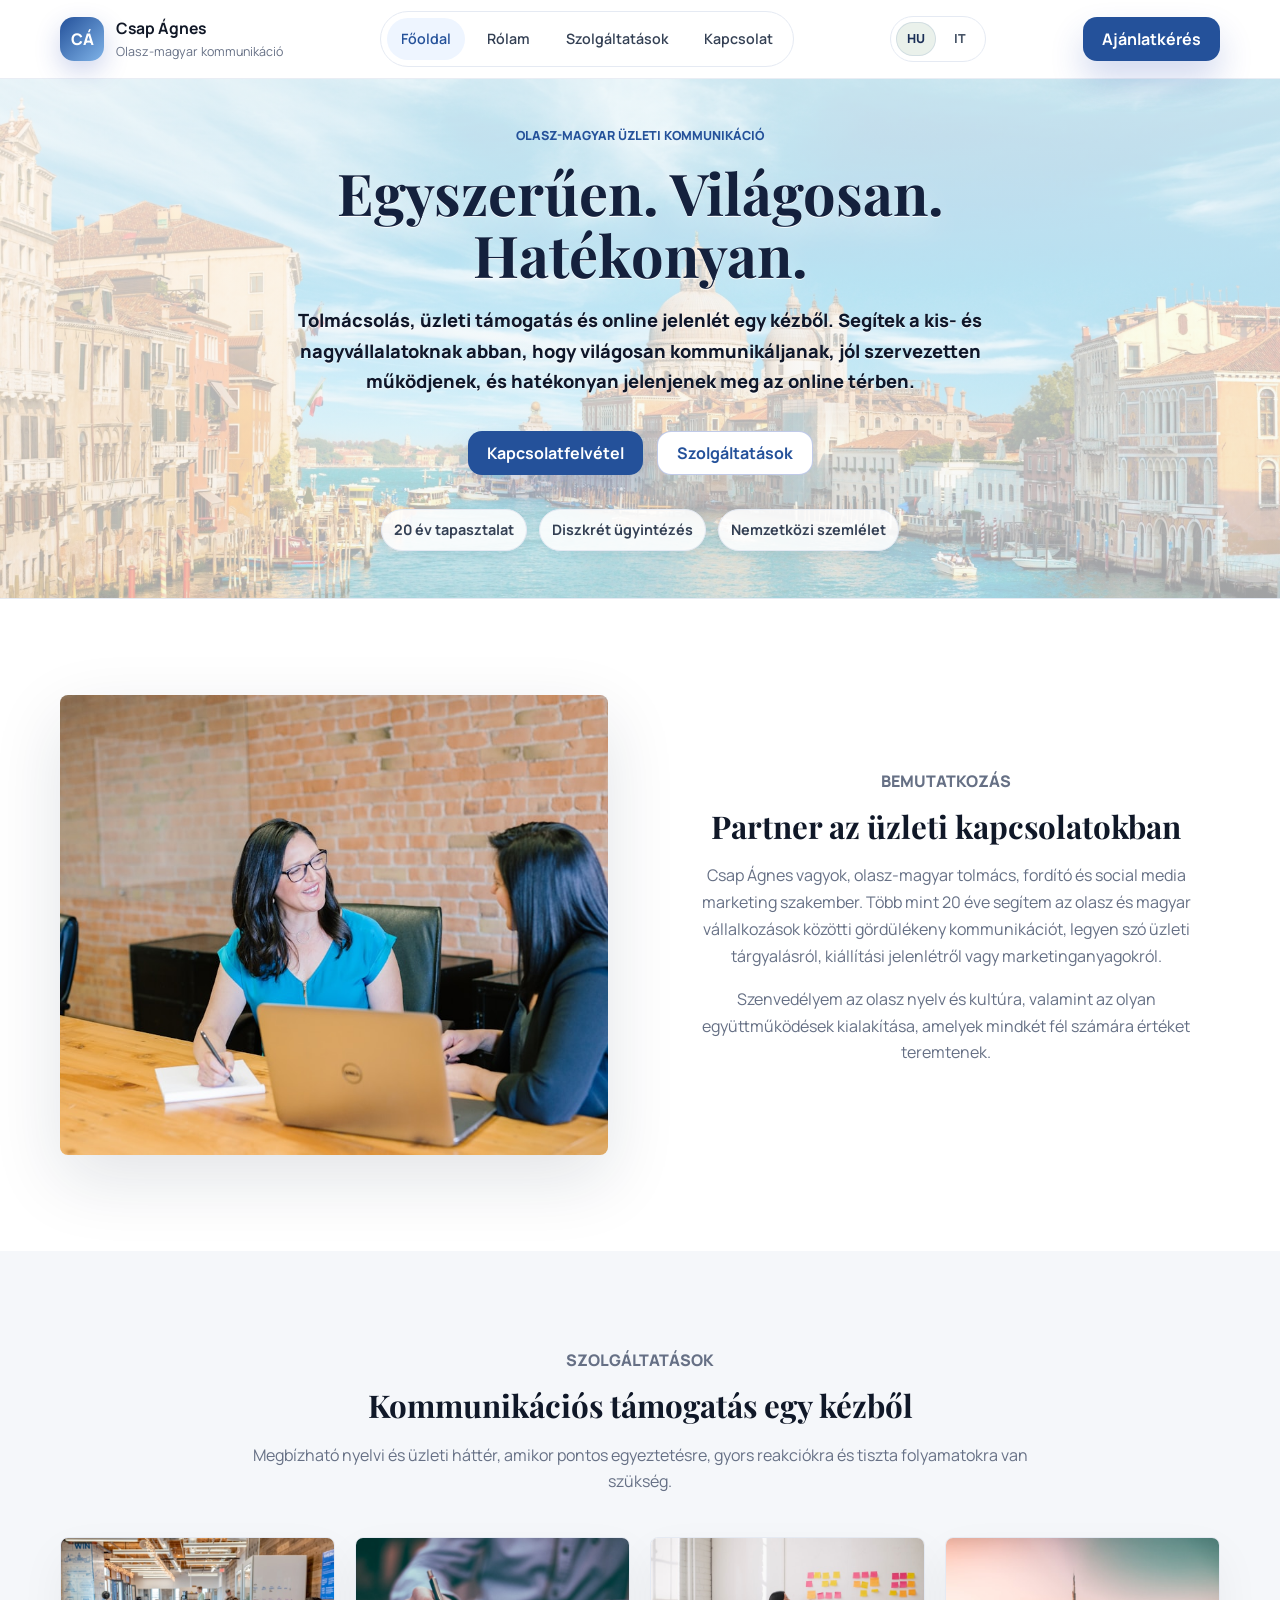
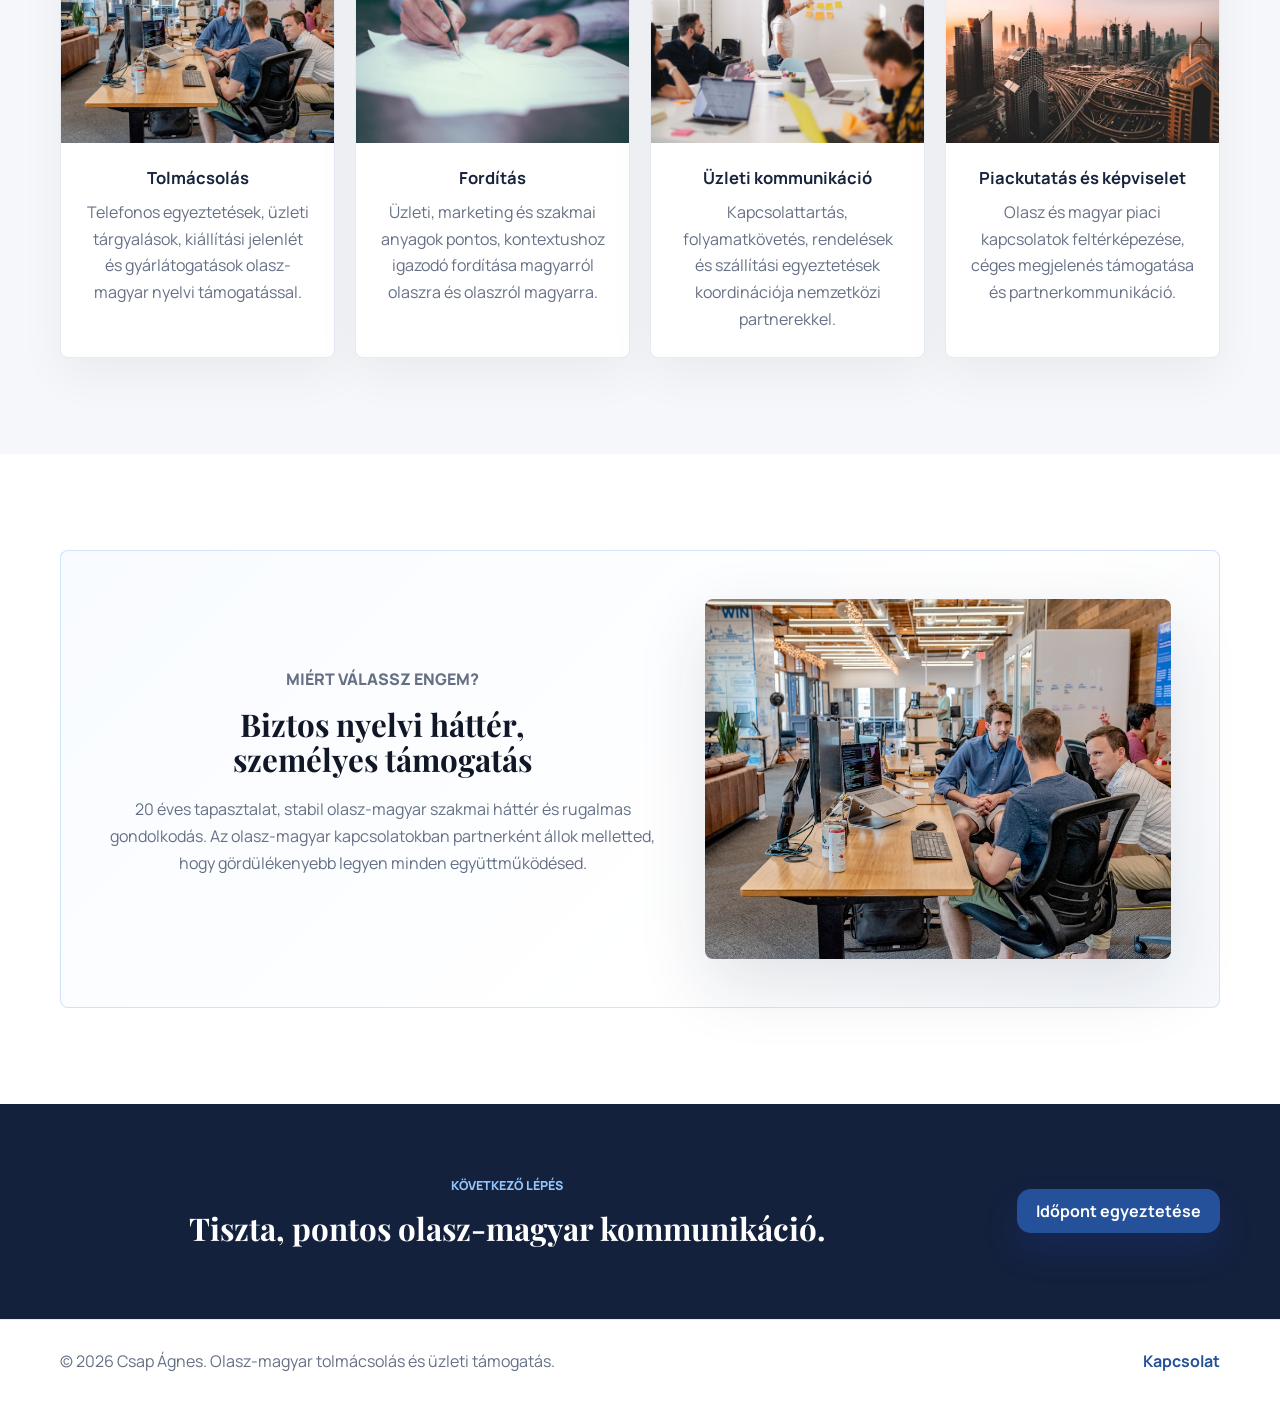
<file: index.html>
<!DOCTYPE html>
<html lang="hu">
<head>
    <meta charset="UTF-8">
    <meta name="viewport" content="width=device-width, initial-scale=1.0">
    <meta name="description" content="Olasz-magyar tolmácsolás, fordítás és üzleti kommunikációs támogatás vállalatoknak.">
    <title>Csap Ágnes | Olasz-magyar tolmács és üzleti támogatás</title>
    <link rel="canonical" href="index.html">
    <meta property="og:type" content="website">
    <meta property="og:title" content="Csap Ágnes | Olasz-magyar tolmács és üzleti támogatás">
    <meta property="og:description" content="Olasz-magyar tolmácsolás, fordítás és üzleti kommunikációs támogatás vállalatoknak.">
    <meta property="og:image" content="images/Csapagnes-900x1200-enhanced.webp">
    <meta name="twitter:card" content="summary_large_image">
    <link rel="preconnect" href="https://fonts.googleapis.com">
    <link rel="preconnect" href="https://fonts.gstatic.com" crossorigin>
    <link href="https://fonts.googleapis.com/css2?family=Manrope:wght@400;500;600;700;800&family=Playfair+Display:wght@600;700&display=swap" rel="stylesheet">
    <link rel="stylesheet" href="css/style.css">
</head>
<body>
<header class="site-header">
    <nav class="navbar container" aria-label="Fő navigáció">
        <a class="brand" href="index.html" aria-label="Csap Ágnes főoldal">
            <span class="brand-mark">CÁ</span>
            <span>
                    <strong>Csap Ágnes</strong>
                    <small>Olasz-magyar kommunikáció</small>
                </span>
        </a>
        <div class="nav-links">
            <a class="active" href="index.html">Főoldal</a>
            <a href="rolam.html">Rólam</a>
            <a href="szolgaltatasok.html">Szolgáltatások</a>
            <a href="kapcsolat.html">Kapcsolat</a>
        </div>
        <div class="language-switcher" aria-label="Nyelvválasztás">
            <button type="button" class="active" data-lang="hu" aria-pressed="true">HU</button>
            <button type="button" data-lang="it" aria-pressed="false">IT</button>
        </div>
        <a class="nav-cta" href="kapcsolat.html">Ajánlatkérés</a>
    </nav>
</header>

<main>
    <section class="page-hero home-hero section">
        <div class="container home-hero-content">
            <p class="eyebrow">Olasz-magyar üzleti kommunikáció</p>
            <h1>Egyszerűen. Világosan. Hatékonyan.</h1>
            <p class="lead">Tolmácsolás, üzleti támogatás és online jelenlét egy kézből. Segítek a kis- és nagyvállalatoknak abban, hogy világosan kommunikáljanak, jól szervezetten működjenek, és hatékonyan jelenjenek meg az online térben.</p>
            <div class="hero-actions">
                <a class="btn btn-primary" href="kapcsolat.html">Kapcsolatfelvétel</a>
                <a class="btn btn-secondary" href="szolgaltatasok.html">Szolgáltatások</a>
            </div>
            <div class="trust-row" aria-label="Fő értékek">
                <span>20 év tapasztalat</span>
                <span>Diszkrét ügyintézés</span>
                <span>Nemzetközi szemlélet</span>
            </div>
        </div>
    </section>

    <section class="section intro-section">
        <div class="container split visual-split">
            <div class="feature-image">
                <img src="images/business-meeting.jpg" alt="Nemzetközi üzleti megbeszélés" loading="lazy" decoding="async" width="1000" height="667">
            </div>
            <div class="rich-text">
                <p class="eyebrow">Bemutatkozás</p>
                <h2>Partner az üzleti kapcsolatokban</h2>
                <p>Csap Ágnes vagyok, olasz-magyar tolmács, fordító és social media marketing szakember. Több mint 20 éve segítem az olasz és magyar vállalkozások közötti gördülékeny kommunikációt, legyen szó üzleti tárgyalásról, kiállítási jelenlétről vagy marketinganyagokról.</p>
                <p>Szenvedélyem az olasz nyelv és kultúra, valamint az olyan együttműködések kialakítása, amelyek mindkét fél számára értéket teremtenek.</p>
            </div>
        </div>
    </section>

    <section class="section services-section">
        <div class="container">
            <div class="section-heading">
                <p class="eyebrow">Szolgáltatások</p>
                <h2>Kommunikációs támogatás egy kézből</h2>
                <p>Megbízható nyelvi és üzleti háttér, amikor pontos egyeztetésre, gyors reakciókra és tiszta folyamatokra van szükség.</p>
            </div>
            <div class="service-grid image-service-grid">
                <article class="service-card">
                    <img src="images/business-negotiation.jpg" alt="Üzleti tárgyalás" loading="lazy" decoding="async" width="700" height="525">
                    <h3>Tolmácsolás</h3>
                    <p>Telefonos egyeztetések, üzleti tárgyalások, kiállítási jelenlét és gyárlátogatások olasz-magyar nyelvi támogatással.</p>
                </article>
                <article class="service-card">
                    <img src="images/business-documents.jpg" alt="Dokumentumok fordításhoz" loading="lazy" decoding="async" width="700" height="525">
                    <h3>Fordítás</h3>
                    <p>Üzleti, marketing és szakmai anyagok pontos, kontextushoz igazodó fordítása magyarról olaszra és olaszról magyarra.</p>
                </article>
                <article class="service-card">
                    <img src="images/business-communication.jpg" alt="Nemzetközi üzleti kommunikáció" loading="lazy" decoding="async" width="700" height="525">
                    <h3>Üzleti kommunikáció</h3>
                    <p>Kapcsolattartás, folyamatkövetés, rendelések és szállítási egyeztetések koordinációja nemzetközi partnerekkel.</p>
                </article>
                <article class="service-card">
                    <img src="images/business-representation.jpg" alt="Nemzetközi üzleti képviselet" loading="lazy" decoding="async" width="700" height="525">
                    <h3>Piackutatás és képviselet</h3>
                    <p>Olasz és magyar piaci kapcsolatok feltérképezése, céges megjelenés támogatása és partnerkommunikáció.</p>
                </article>
            </div>
        </div>
    </section>

    <section class="section why-section">
        <div class="container why-panel visual-panel">
            <div>
                <p class="eyebrow">Miért válassz engem?</p>
                <h2>Biztos nyelvi háttér, személyes támogatás</h2>
                <p>20 éves tapasztalat, stabil olasz-magyar szakmai háttér és rugalmas gondolkodás. Az olasz-magyar kapcsolatokban partnerként állok melletted, hogy gördülékenyebb legyen minden együttműködésed.</p>
            </div>
            <img src="images/business-collaboration.jpg" alt="Nemzetközi üzleti egyeztetés olasz-magyar együttműködéshez" loading="lazy" decoding="async" width="900" height="600">
        </div>
    </section>

    <section class="cta-section">
        <div class="container cta-inner">
            <div>
                <p class="eyebrow">Következő lépés</p>
                <h2>Tiszta, pontos olasz-magyar kommunikáció.</h2>
            </div>
            <a class="btn btn-primary" href="kapcsolat.html">Időpont egyeztetése</a>
        </div>
    </section>
</main>

<footer class="site-footer">
    <div class="container footer-inner">
        <p>© 2026 Csap Ágnes. Olasz-magyar tolmácsolás és üzleti támogatás.</p>
        <a href="kapcsolat.html">Kapcsolat</a>
    </div>
</footer>
<script src="js/site.js"></script>
</body>
</html>
</file>
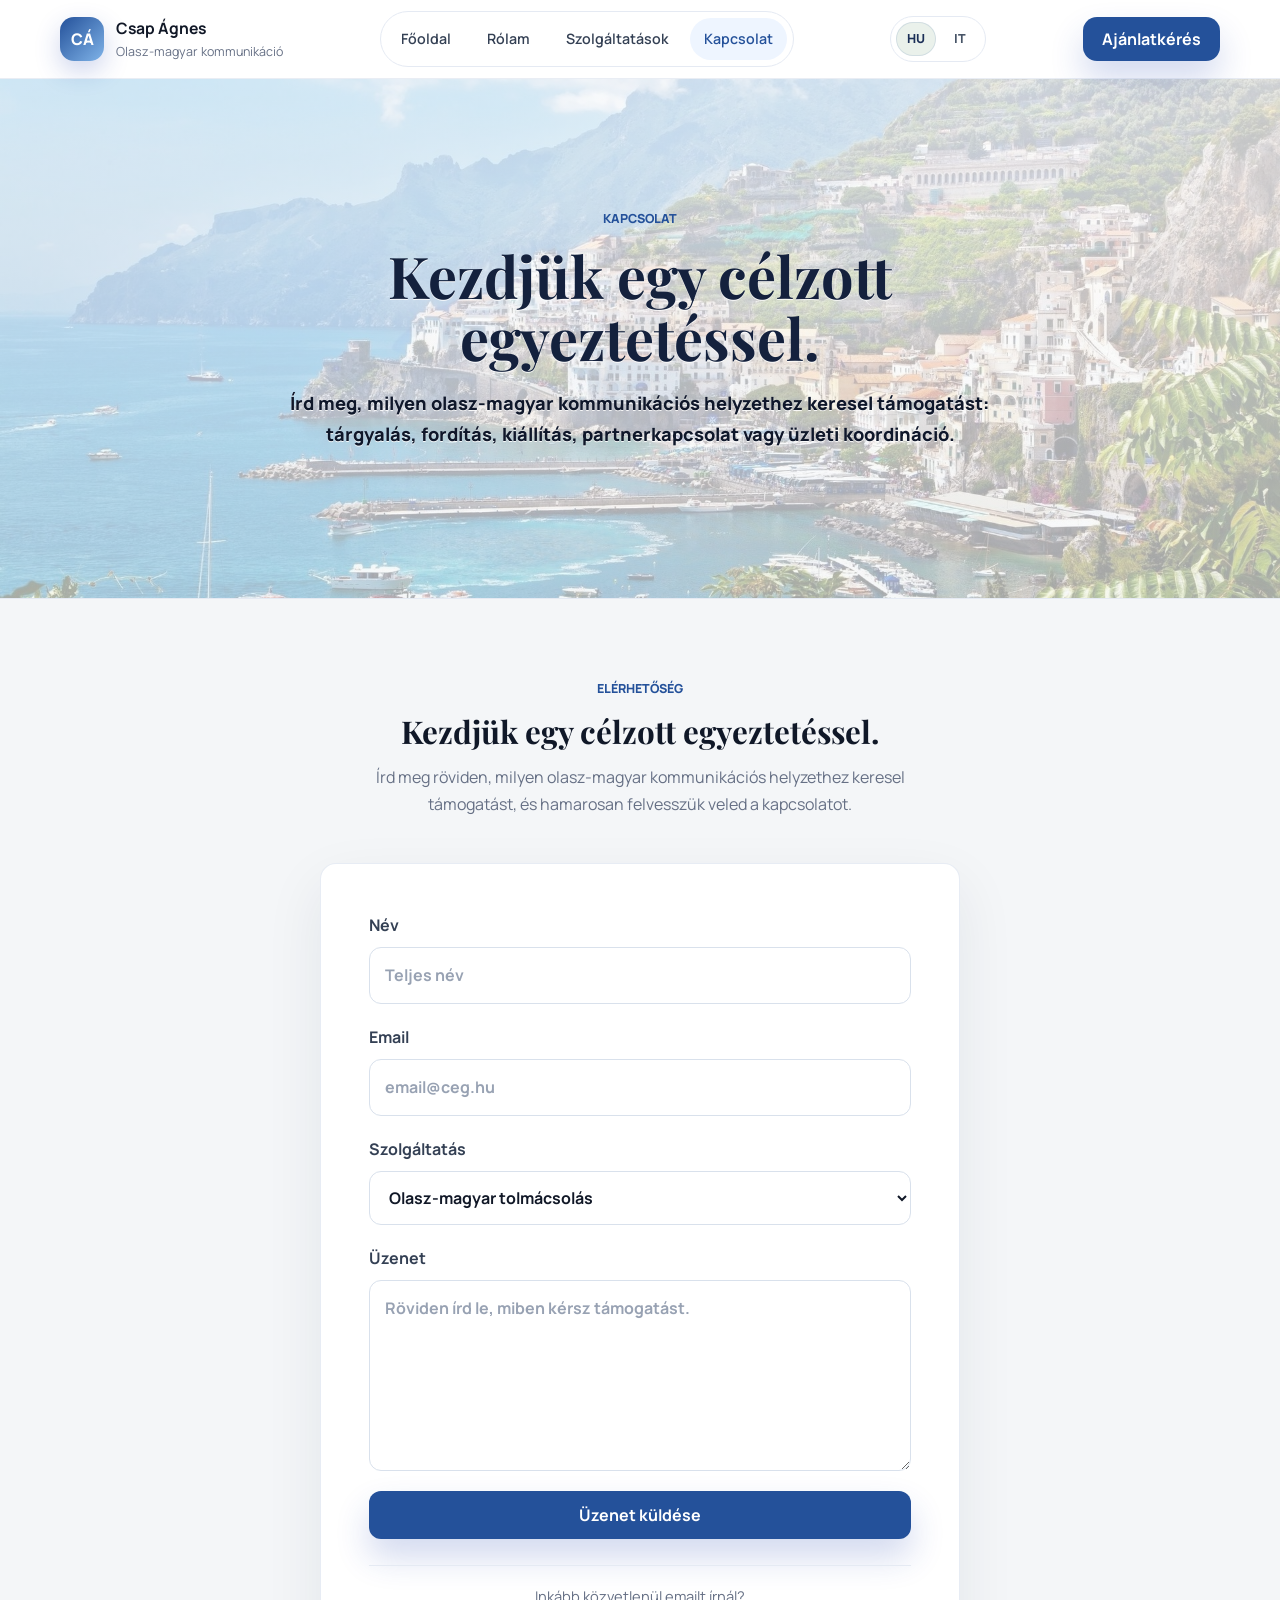
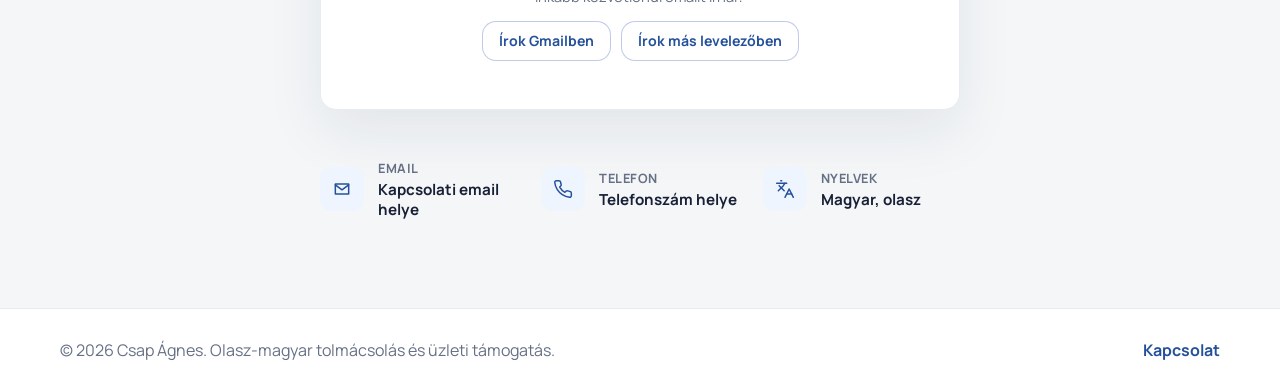
<file: kapcsolat.html>
<!DOCTYPE html>
<html lang="hu">
<head>
    <meta charset="UTF-8">
    <meta name="viewport" content="width=device-width, initial-scale=1.0">
    <meta name="description" content="Kapcsolatfelvétel olasz-magyar tolmácsolás, fordítás és üzleti kommunikációs támogatás ügyében.">
    <title>Kapcsolat | Csap Ágnes</title>
    <link rel="canonical" href="kapcsolat.html">
    <meta property="og:type" content="website">
    <meta property="og:title" content="Kapcsolat | Csap Ágnes">
    <meta property="og:description" content="Kapcsolatfelvétel olasz-magyar tolmácsolás, fordítás és üzleti kommunikációs támogatás ügyében.">
    <meta property="og:image" content="images/Csapagnes-900x1200-enhanced.webp">
    <meta name="twitter:card" content="summary_large_image">
    <link rel="preconnect" href="https://fonts.googleapis.com">
    <link rel="preconnect" href="https://fonts.gstatic.com" crossorigin>
    <link href="https://fonts.googleapis.com/css2?family=Manrope:wght@400;500;600;700;800&family=Playfair+Display:wght@600;700&display=swap" rel="stylesheet">
    <link rel="stylesheet" href="css/style.css">
</head>
<body>
<header class="site-header">
    <nav class="navbar container" aria-label="Fő navigáció">
        <a class="brand" href="index.html" aria-label="Csap Ágnes főoldal">
            <span class="brand-mark">CÁ</span>
            <span>
                    <strong>Csap Ágnes</strong>
                    <small>Olasz-magyar kommunikáció</small>
                </span>
        </a>
        <div class="nav-links">
            <a href="index.html">Főoldal</a>
            <a href="rolam.html">Rólam</a>
            <a href="szolgaltatasok.html">Szolgáltatások</a>
            <a class="active" href="kapcsolat.html">Kapcsolat</a>
        </div>
        <div class="language-switcher" aria-label="Nyelvválasztás">
            <button type="button" class="active" data-lang="hu" aria-pressed="true">HU</button>
            <button type="button" data-lang="it" aria-pressed="false">IT</button>
        </div>
        <a class="nav-cta" href="kapcsolat.html">Ajánlatkérés</a>
    </nav>
</header>

<main>
    <section class="page-hero contact-hero section">
        <div class="container contact-hero-content">
            <p class="eyebrow">Kapcsolat</p>
            <h1>Kezdjük egy célzott egyeztetéssel.</h1>
            <p class="lead">Írd meg, milyen olasz-magyar kommunikációs helyzethez keresel támogatást: tárgyalás, fordítás, kiállítás, partnerkapcsolat vagy üzleti koordináció.</p>
        </div>
    </section>

    <section class="contact-section">
        <div class="container">
            <div class="contact-section-header">
                <p class="eyebrow">Elérhetőség</p>
                <h2>Kezdjük egy célzott egyeztetéssel.</h2>
                <p>Írd meg röviden, milyen olasz-magyar kommunikációs helyzethez keresel támogatást, és hamarosan felvesszük veled a kapcsolatot.</p>
            </div>

            <div class="contact-centered-wrapper">
                <form class="contact-card contact-form" action="https://formspree.io/f/mgojekoa" method="post">
                    <input type="hidden" name="_subject" value="Új üzenet az Csap Ágnes weboldalról">
                    <label>Név<input type="text" name="name" placeholder="Teljes név" required></label>
                    <label>Email<input type="email" name="email" placeholder="email@ceg.hu" required></label>
                    <label>Szolgáltatás<select name="service"><option>Olasz-magyar tolmácsolás</option><option>Fordítás</option><option>Üzleti kapcsolattartás</option><option>Cégképviselet vagy piackutatás</option></select></label>
                    <label>Üzenet<textarea name="message" rows="6" placeholder="Röviden írd le, miben kérsz támogatást." required></textarea></label>
                    <button class="btn btn-primary" type="submit">Üzenet küldése</button>
                    <div class="form-alt-contact">
                        <span>Inkább közvetlenül emailt írnál?</span>
                        <div class="form-alt-buttons">
                            <a class="btn btn-secondary btn-small" href="https://mail.google.com/mail/?view=cm&fs=1&to=meszarosbalintpeter@gmail.com&su=Ajánlatkérés%20a%20weboldalról" target="_blank" rel="noopener">Írok Gmailben</a>
                            <a class="btn btn-secondary btn-small" href="mailto:meszarosbalintpeter@gmail.com?subject=Ajánlatkérés a weboldalról">Írok más levelezőben</a>
                        </div>
                    </div>
                </form>

                <div class="contact-horizontal-info">
                    <div class="contact-info-inline-item">
                        <span class="contact-inline-icon" aria-hidden="true">
                            <svg viewBox="0 0 24 24" focusable="false"><path d="M4 6h16v12H4z"></path><path d="m4 7 8 6 8-6"></path></svg>
                        </span>
                        <div class="contact-inline-text">
                            <span>Email</span>
                            <strong>Kapcsolati email helye</strong>
                        </div>
                    </div>
                    <div class="contact-info-inline-item">
                        <span class="contact-inline-icon" aria-hidden="true">
                            <svg viewBox="0 0 24 24" focusable="false"><path d="M22 16.92v3a2 2 0 0 1-2.18 2 19.8 19.8 0 0 1-8.63-3.07 19.5 19.5 0 0 1-6-6A19.8 19.8 0 0 1 2.12 4.18 2 2 0 0 1 4.11 2h3a2 2 0 0 1 2 1.72c.12.9.33 1.77.63 2.61a2 2 0 0 1-.45 2.11L8.03 9.7a16 16 0 0 0 6.27 6.27l1.26-1.26a2 2 0 0 1 2.11-.45c.84.3 1.71.51 2.61.63A2 2 0 0 1 22 16.92z"></path></svg>
                        </span>
                        <div class="contact-inline-text">
                            <span>Telefon</span>
                            <strong>Telefonszám helye</strong>
                        </div>
                    </div>
                    <div class="contact-info-inline-item">
                        <span class="contact-inline-icon" aria-hidden="true">
                            <svg viewBox="0 0 24 24" focusable="false"><path d="m5 8 6 6"></path><path d="m4 14 6-6 2-3"></path><path d="M2 5h12"></path><path d="M7 2h1"></path><path d="m22 22-5-10-5 10"></path><path d="M14 18h6"></path></svg>
                        </span>
                        <div class="contact-inline-text">
                            <span>Nyelvek</span>
                            <strong>Magyar, olasz</strong>
                        </div>
                    </div>
                </div>
            </div>
        </div>
    </section>
</main>

<footer class="site-footer">
    <div class="container footer-inner">
        <p>© 2026 Csap Ágnes. Olasz-magyar tolmácsolás és üzleti támogatás.</p>
        <a href="kapcsolat.html">Kapcsolat</a>
    </div>
</footer>

<script src="js/site.js"></script>
<script>
    const contactForm = document.querySelector('.contact-form');
    if (contactForm) {
        contactForm.addEventListener('submit', async function (event) {
            event.preventDefault();
            const submitButton = contactForm.querySelector('button[type="submit"]');
            const originalLabel = submitButton.textContent;
            let feedback = contactForm.querySelector('.form-feedback');
            if (!feedback) {
                feedback = document.createElement('p');
                feedback.className = 'form-feedback';
                contactForm.appendChild(feedback);
            }

            submitButton.disabled = true;
            submitButton.textContent = 'Küldés...';
            feedback.textContent = '';
            feedback.className = 'form-feedback';

            try {
                const response = await fetch(contactForm.action, {
                    method: 'POST',
                    body: new FormData(contactForm),
                    headers: { Accept: 'application/json' }
                });

                if (response.ok) {
                    contactForm.reset();
                    feedback.textContent = 'Köszönjük az üzenetet! Hamarosan válaszolunk.';
                    feedback.className = 'form-feedback form-feedback-success';
                } else {
                    feedback.textContent = 'Hiba történt a küldés során. Kérjük, próbáld újra, vagy írj emailt közvetlenül.';
                    feedback.className = 'form-feedback form-feedback-error';
                }
            } catch (error) {
                feedback.textContent = 'Hiba történt a küldés során. Kérjük, próbáld újra, vagy írj emailt közvetlenül.';
                feedback.className = 'form-feedback form-feedback-error';
            } finally {
                submitButton.disabled = false;
                submitButton.textContent = originalLabel;
            }
        });
    }
</script>
</body>
</html>
</file>
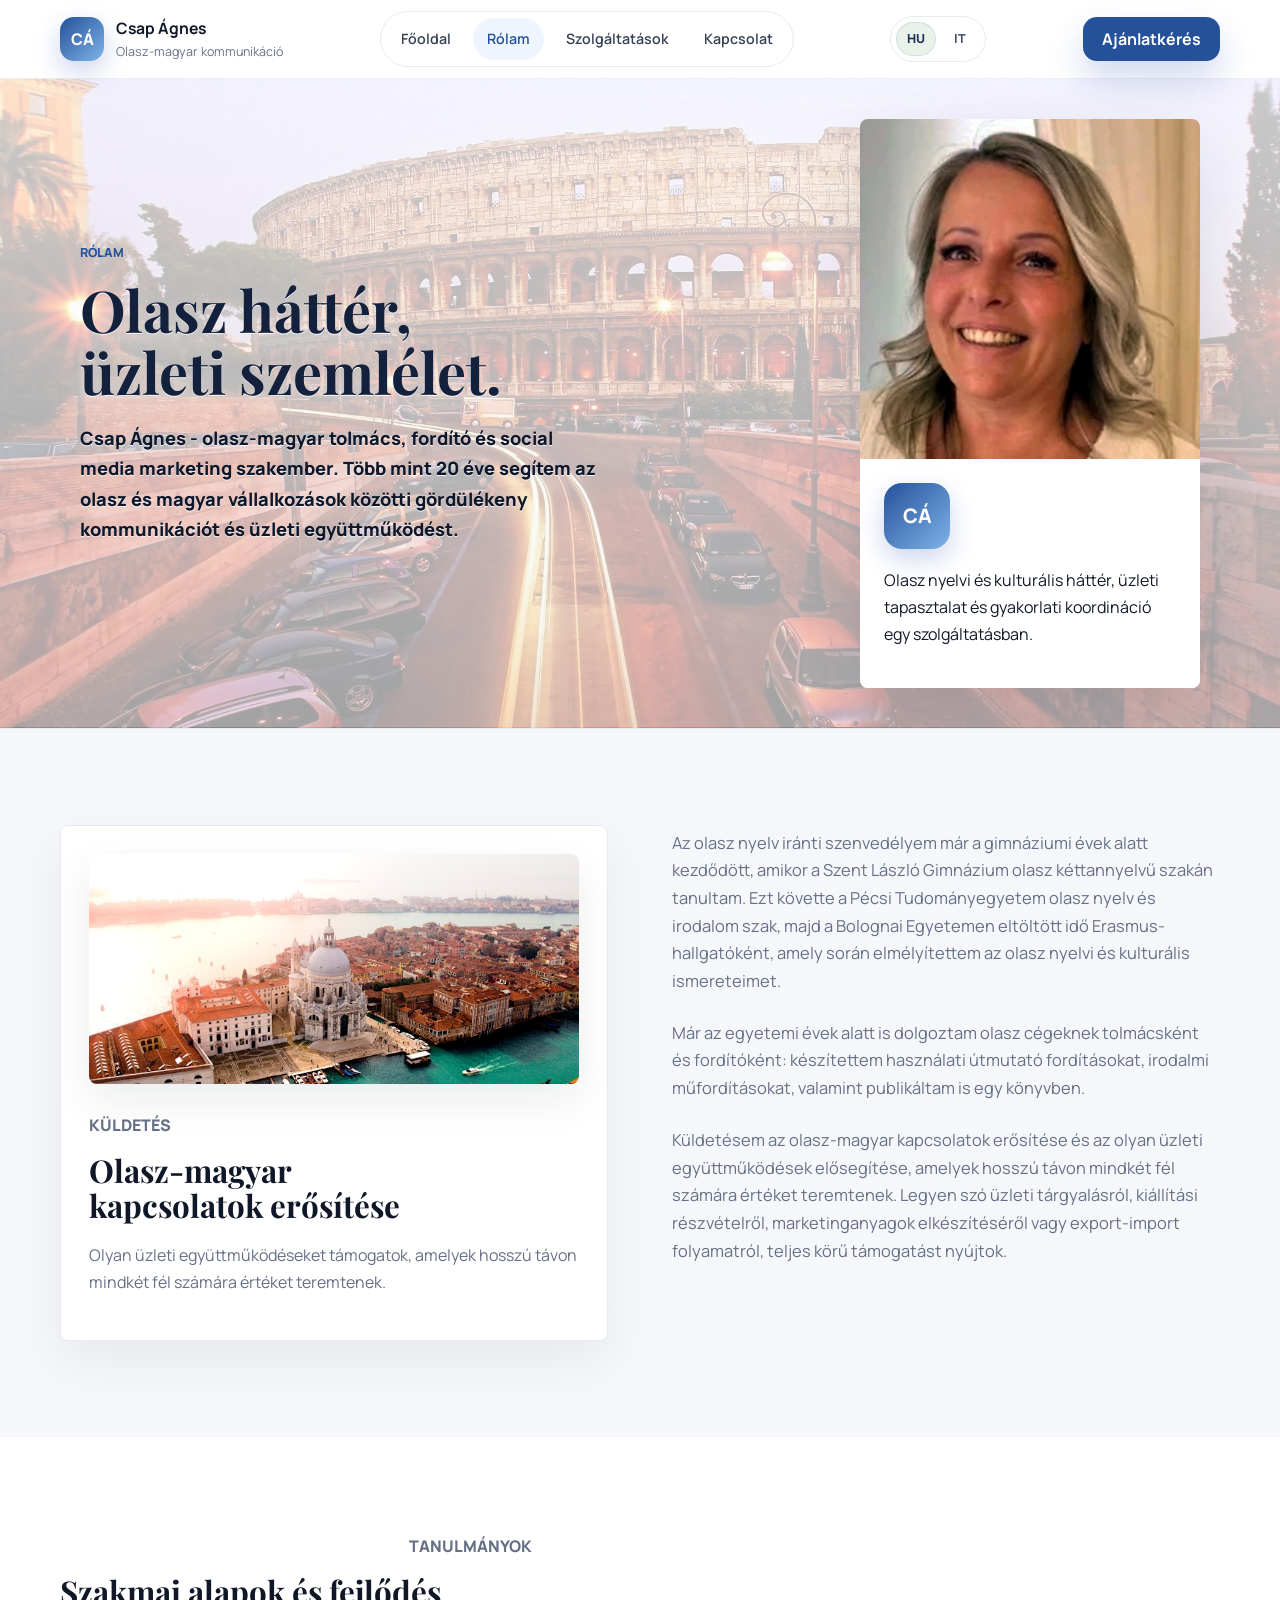
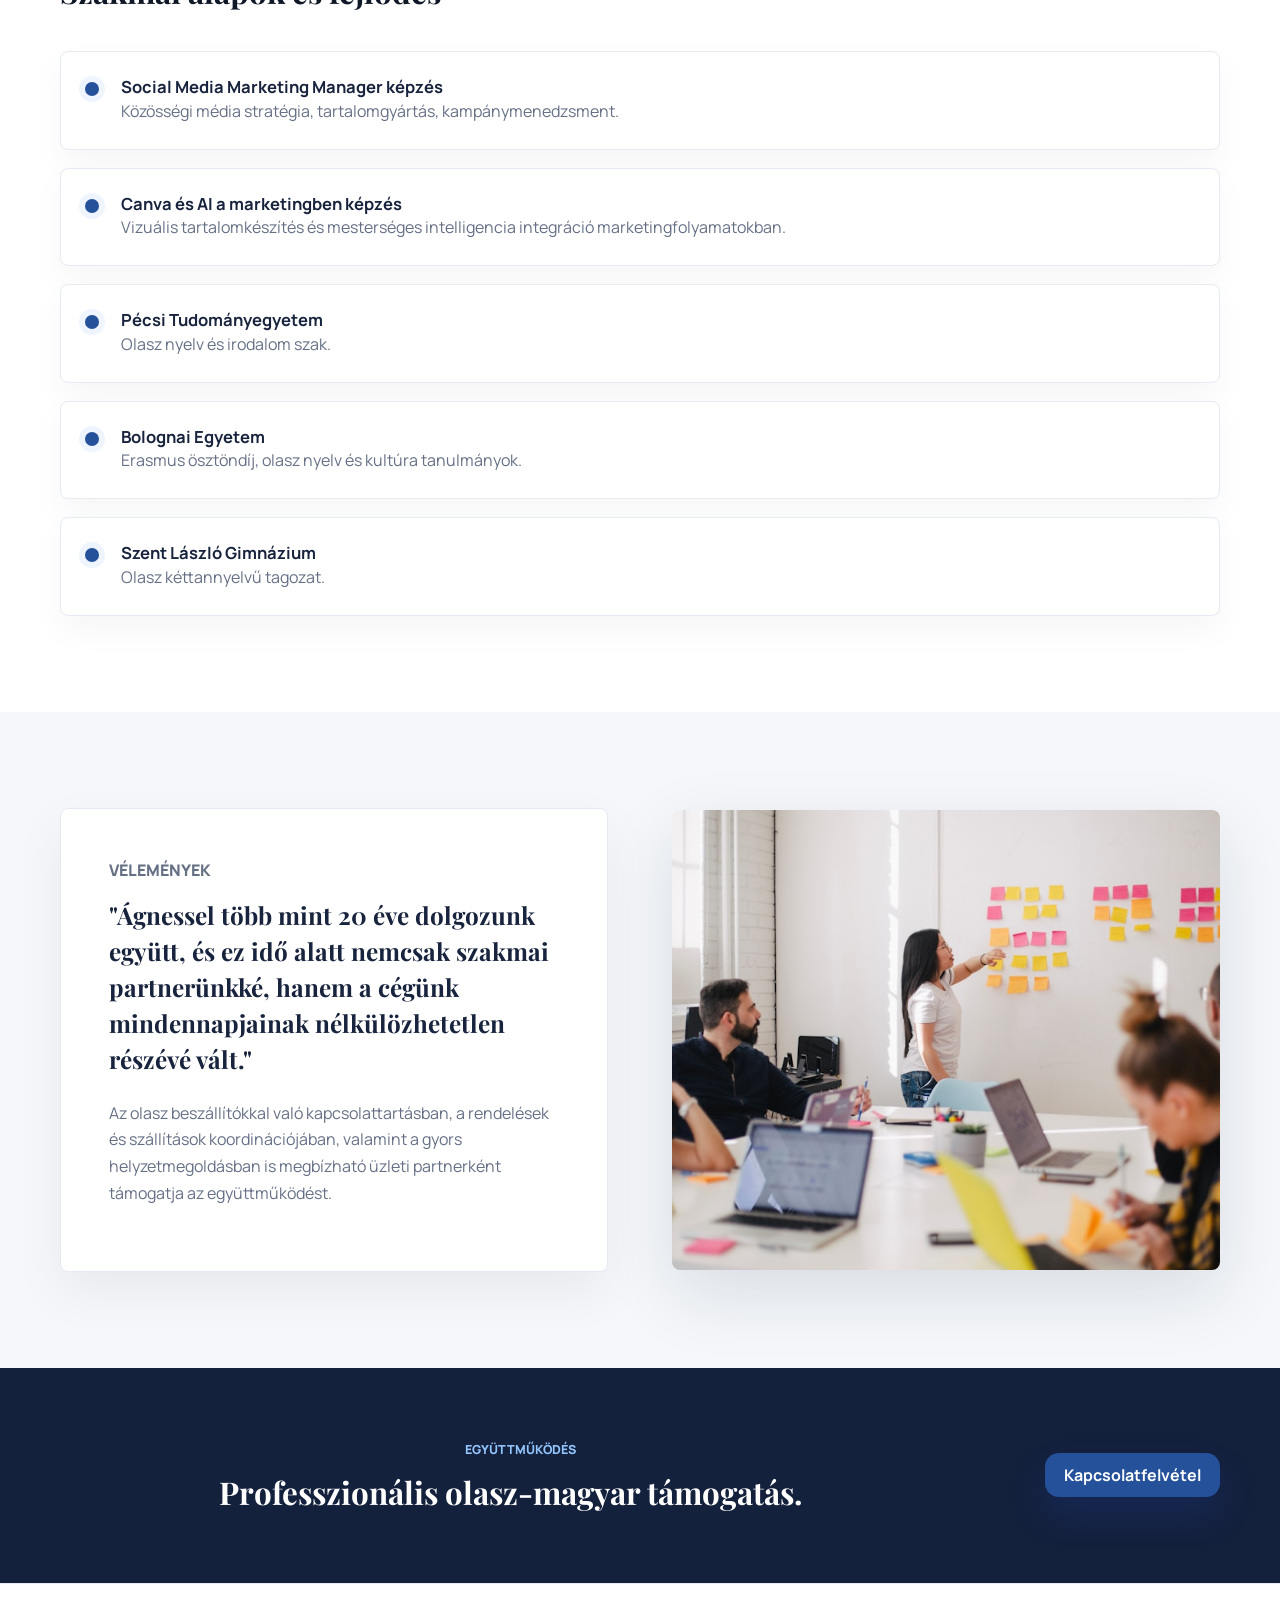
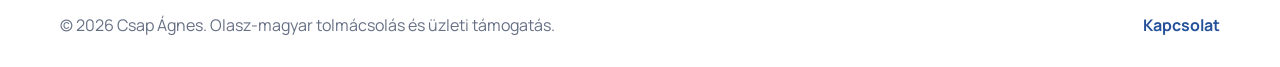
<file: rolam.html>
<!DOCTYPE html>
<html lang="hu">
<head>
    <meta charset="UTF-8">
    <meta name="viewport" content="width=device-width, initial-scale=1.0">
    <meta name="description" content="Csap Ágnes olasz-magyar tolmács, fordító és social media marketing szakember bemutatkozása.">
    <title>Rólam | Csap Ágnes</title>
    <link rel="canonical" href="rolam.html">
    <meta property="og:type" content="website">
    <meta property="og:title" content="Rólam | Csap Ágnes">
    <meta property="og:description" content="Csap Ágnes olasz-magyar tolmács, fordító és social media marketing szakember bemutatkozása.">
    <meta property="og:image" content="images/Csapagnes-900x1200-enhanced.webp">
    <meta name="twitter:card" content="summary_large_image">
    <link rel="preconnect" href="https://fonts.googleapis.com">
    <link rel="preconnect" href="https://fonts.gstatic.com" crossorigin>
    <link href="https://fonts.googleapis.com/css2?family=Manrope:wght@400;500;600;700;800&family=Playfair+Display:wght@600;700&display=swap" rel="stylesheet">
    <link rel="stylesheet" href="css/style.css">
</head>
<body>
<header class="site-header">
    <nav class="navbar container" aria-label="Fő navigáció">
        <a class="brand" href="index.html" aria-label="Csap Ágnes főoldal">
            <span class="brand-mark">CÁ</span>
            <span>
                    <strong>Csap Ágnes</strong>
                <small>Olasz-magyar kommunikáció</small>
                </span>
        </a>
        <div class="nav-links">
            <a href="index.html">Főoldal</a>
            <a class="active" href="rolam.html">Rólam</a>
            <a href="szolgaltatasok.html">Szolgáltatások</a>
            <a href="kapcsolat.html">Kapcsolat</a>
        </div>
        <div class="language-switcher" aria-label="Nyelvválasztás">
            <button type="button" class="active" data-lang="hu" aria-pressed="true">HU</button>
            <button type="button" data-lang="it" aria-pressed="false">IT</button>
        </div>
        <a class="nav-cta" href="kapcsolat.html">Ajánlatkérés</a>
    </nav>
</header>

<main>
    <section class="page-hero about-hero section">
        <div class="container page-hero-grid">
            <div class="hero-text-block">
                <p class="eyebrow">Rólam</p>
                <h1>Olasz háttér, üzleti szemlélet.</h1>
                <p class="lead">Csap Ágnes - olasz-magyar tolmács, fordító és social media marketing szakember. Több mint 20 éve segítem az olasz és magyar vállalkozások közötti gördülékeny kommunikációt és üzleti együttműködést.</p>
            </div>
            <div class="portrait-card">
                <img src="images/Csapagnes-900x1200-enhanced.webp" width="900" height="1200" alt="Csap Ágnes portréja" decoding="async">
                <div>
                    <span class="profile-initials">CÁ</span>
                    <p>Olasz nyelvi és kulturális háttér, üzleti tapasztalat és gyakorlati koordináció egy szolgáltatásban.</p>
                </div>
            </div>
        </div>
    </section>

    <section class="section story-section">
        <div class="container content-grid">
            <aside class="side-panel image-side-panel">
                <img src="images/italian-street.jpg" alt="Olasz utcakép" loading="lazy" decoding="async" width="800" height="533">
                <p class="eyebrow">Küldetés</p>
                <h2>Olasz-magyar kapcsolatok erősítése</h2>
                <p>Olyan üzleti együttműködéseket támogatok, amelyek hosszú távon mindkét fél számára értéket teremtenek.</p>
            </aside>
            <div class="article-body">
                <p>Az olasz nyelv iránti szenvedélyem már a gimnáziumi évek alatt kezdődött, amikor a Szent László Gimnázium olasz kéttannyelvű szakán tanultam. Ezt követte a Pécsi Tudományegyetem olasz nyelv és irodalom szak, majd a Bolognai Egyetemen eltöltött idő Erasmus-hallgatóként, amely során elmélyítettem az olasz nyelvi és kulturális ismereteimet.</p>
                <p>Már az egyetemi évek alatt is dolgoztam olasz cégeknek tolmácsként és fordítóként: készítettem használati útmutató fordításokat, irodalmi műfordításokat, valamint publikáltam is egy könyvben.</p>
                <p>Küldetésem az olasz-magyar kapcsolatok erősítése és az olyan üzleti együttműködések elősegítése, amelyek hosszú távon mindkét fél számára értéket teremtenek. Legyen szó üzleti tárgyalásról, kiállítási részvételről, marketinganyagok elkészítéséről vagy export-import folyamatról, teljes körű támogatást nyújtok.</p>
            </div>
        </div>
    </section>

    <section class="section education-section">
        <div class="container">
            <div class="section-heading align-left">
                <p class="eyebrow">Tanulmányok</p>
                <h2>Szakmai alapok és fejlődés</h2>
            </div>
            <div class="timeline">
                <div class="timeline-item"><span></span><div><h3>Social Media Marketing Manager képzés</h3><p>Közösségi média stratégia, tartalomgyártás, kampánymenedzsment.</p></div></div>
                <div class="timeline-item"><span></span><div><h3>Canva és AI a marketingben képzés</h3><p>Vizuális tartalomkészítés és mesterséges intelligencia integráció marketingfolyamatokban.</p></div></div>
                <div class="timeline-item"><span></span><div><h3>Pécsi Tudományegyetem</h3><p>Olasz nyelv és irodalom szak.</p></div></div>
                <div class="timeline-item"><span></span><div><h3>Bolognai Egyetem</h3><p>Erasmus ösztöndíj, olasz nyelv és kultúra tanulmányok.</p></div></div>
                <div class="timeline-item"><span></span><div><h3>Szent László Gimnázium</h3><p>Olasz kéttannyelvű tagozat.</p></div></div>
            </div>
        </div>
    </section>

    <section class="section testimonial-section">
        <div class="container testimonial-layout">
            <div class="testimonial-card">
                <p class="eyebrow">Vélemények</p>
                <blockquote>"Ágnessel több mint 20 éve dolgozunk együtt, és ez idő alatt nemcsak szakmai partnerünkké, hanem a cégünk mindennapjainak nélkülözhetetlen részévé vált."</blockquote>
                <p>Az olasz beszállítókkal való kapcsolattartásban, a rendelések és szállítások koordinációjában, valamint a gyors helyzetmegoldásban is megbízható üzleti partnerként támogatja az együttműködést.</p>
            </div>
            <img src="images/team-meeting.jpg" alt="Üzleti csapatmegbeszélés" loading="lazy" decoding="async" width="900" height="600">
        </div>
    </section>

    <section class="cta-section">
        <div class="container cta-inner">
            <div>
                <p class="eyebrow">Együttműködés</p>
                <h2>Professzionális olasz-magyar támogatás.</h2>
            </div>
            <a class="btn btn-primary" href="kapcsolat.html">Kapcsolatfelvétel</a>
        </div>
    </section>
</main>

<footer class="site-footer">
    <div class="container footer-inner">
        <p>© 2026 Csap Ágnes. Olasz-magyar tolmácsolás és üzleti támogatás.</p>
        <a href="kapcsolat.html">Kapcsolat</a>
    </div>
</footer>
<script src="js/site.js"></script>
</body>
</html>
</file>
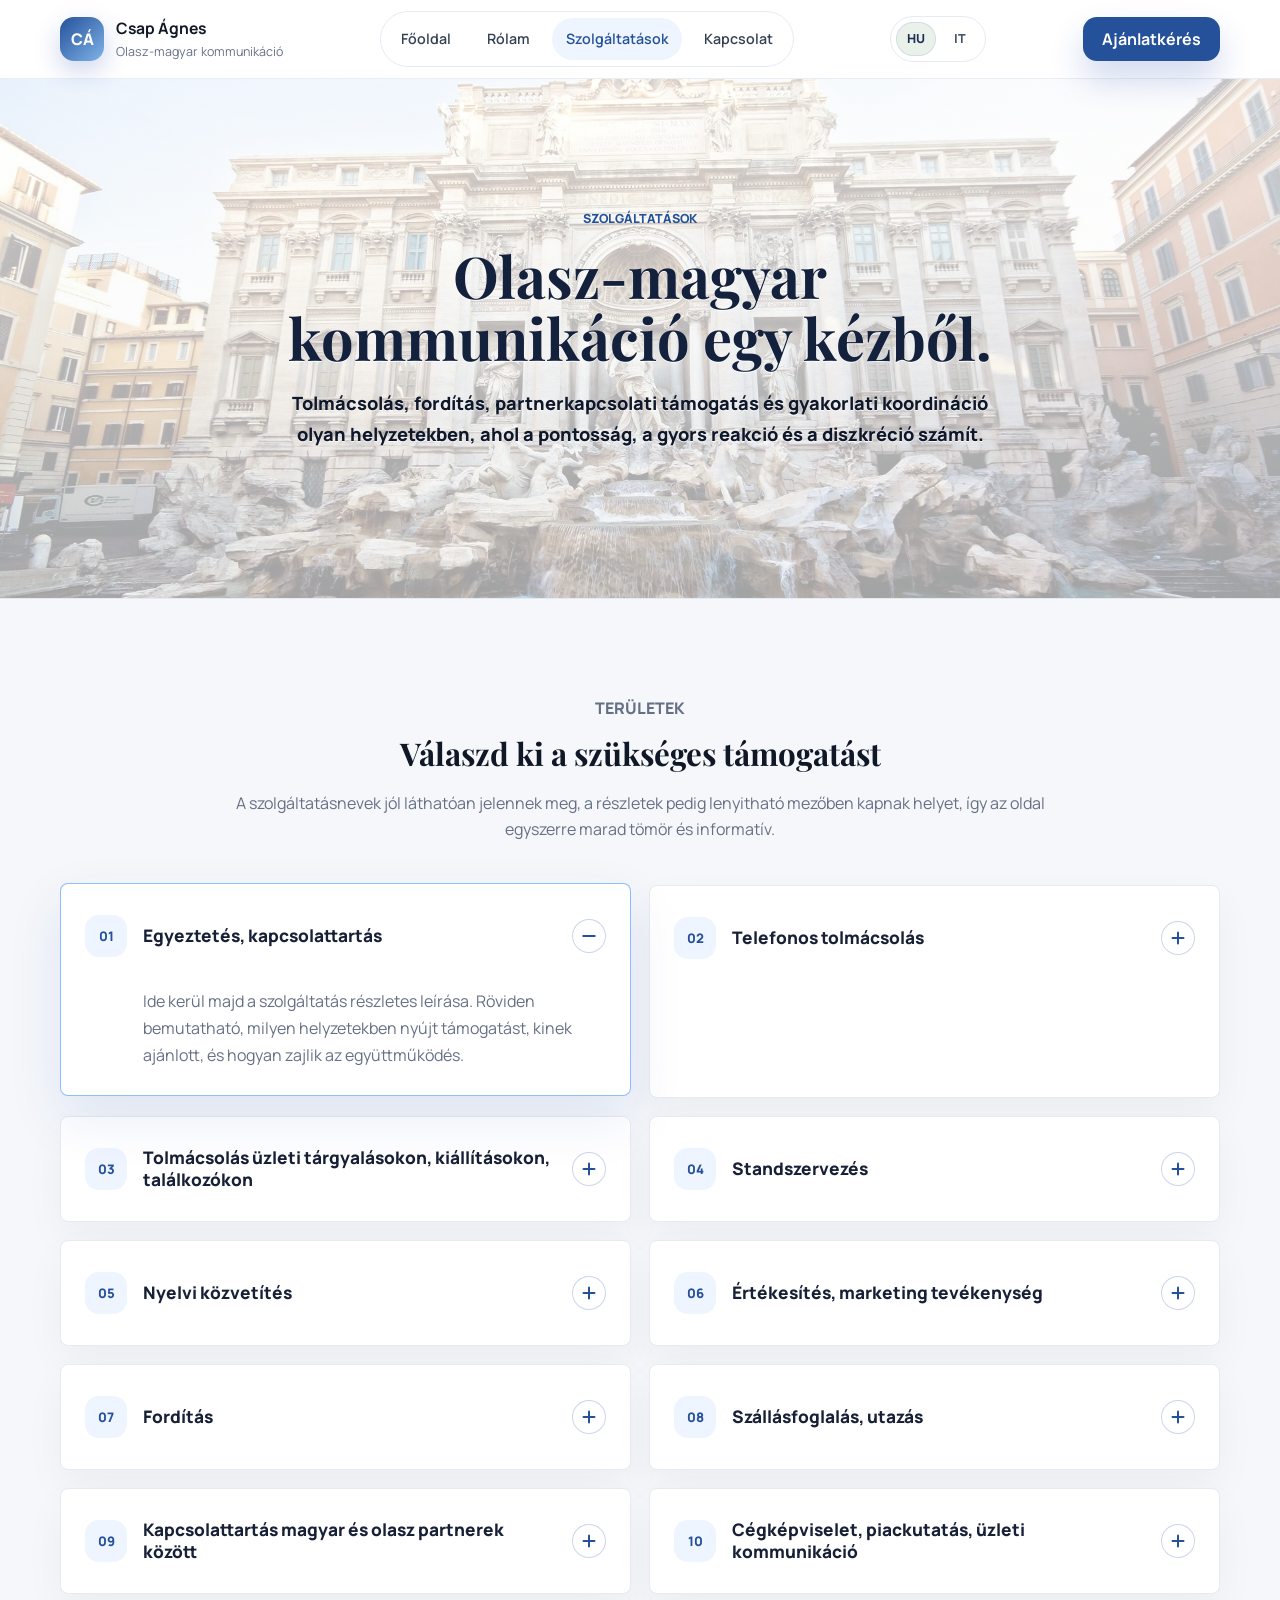
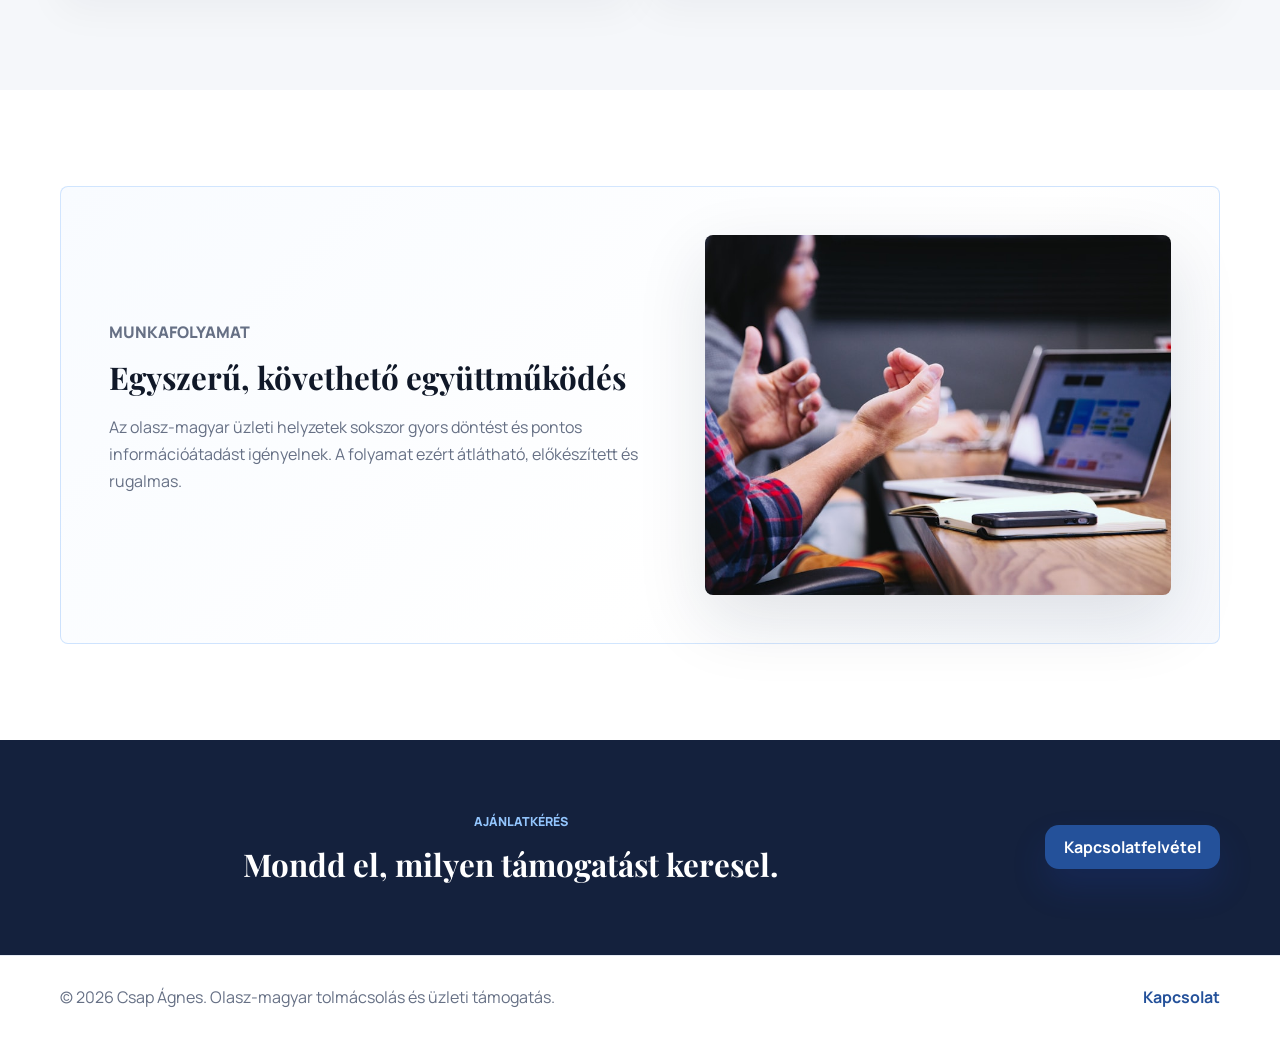
<file: szolgaltatasok.html>
<!DOCTYPE html>
<html lang="hu">
<head>
    <meta charset="UTF-8">
    <meta name="viewport" content="width=device-width, initial-scale=1.0">
    <meta name="description" content="Olasz-magyar tolmácsolás, fordítás, kapcsolattartás, cégképviselet és üzleti kommunikációs támogatás.">
    <title>Szolgáltatások | Csap Ágnes</title>
    <link rel="canonical" href="szolgaltatasok.html">
    <meta property="og:type" content="website">
    <meta property="og:title" content="Szolgáltatások | Csap Ágnes">
    <meta property="og:description" content="Olasz-magyar tolmácsolás, fordítás, kapcsolattartás, cégképviselet és üzleti kommunikációs támogatás.">
    <meta property="og:image" content="images/Csapagnes-900x1200-enhanced.webp">
    <meta name="twitter:card" content="summary_large_image">
    <link rel="preconnect" href="https://fonts.googleapis.com">
    <link rel="preconnect" href="https://fonts.gstatic.com" crossorigin>
    <link href="https://fonts.googleapis.com/css2?family=Manrope:wght@400;500;600;700;800&family=Playfair+Display:wght@600;700&display=swap" rel="stylesheet">
    <link rel="stylesheet" href="css/style.css">
</head>
<body>
<header class="site-header">
    <nav class="navbar container" aria-label="Fő navigáció">
        <a class="brand" href="index.html" aria-label="Csap Ágnes főoldal">
            <span class="brand-mark">CÁ</span>
            <span>
                    <strong>Csap Ágnes</strong>
                    <small>Olasz-magyar kommunikáció</small>
                </span>
        </a>
        <div class="nav-links">
            <a href="index.html">Főoldal</a>
            <a href="rolam.html">Rólam</a>
            <a class="active" href="szolgaltatasok.html">Szolgáltatások</a>
            <a href="kapcsolat.html">Kapcsolat</a>
        </div>
        <div class="language-switcher" aria-label="Nyelvválasztás">
            <button type="button" class="active" data-lang="hu" aria-pressed="true">HU</button>
            <button type="button" data-lang="it" aria-pressed="false">IT</button>
        </div>
        <a class="nav-cta" href="kapcsolat.html">Ajánlatkérés</a>
    </nav>
</header>

<main>
    <section class="page-hero services-hero section">
        <div class="container services-hero-content">
            <p class="eyebrow">Szolgáltatások</p>
            <h1>Olasz-magyar kommunikáció egy kézből.</h1>
            <p class="lead">Tolmácsolás, fordítás, partnerkapcsolati támogatás és gyakorlati koordináció olyan helyzetekben, ahol a pontosság, a gyors reakció és a diszkréció számít.</p>
        </div>
    </section>

    <section class="section service-list-section">
        <div class="container">
            <div class="section-heading">
                <p class="eyebrow">Területek</p>
                <h2>Válaszd ki a szükséges támogatást</h2>
                <p>A szolgáltatásnevek jól láthatóan jelennek meg, a részletek pedig lenyitható mezőben kapnak helyet, így az oldal egyszerre marad tömör és informatív.</p>
            </div>

            <div class="accordion-grid">
                <details class="service-accordion" open><summary><span class="service-number">01</span><span class="service-title">Egyeztetés, kapcsolattartás</span><span class="summary-icon" aria-hidden="true"></span></summary><div class="accordion-content"><p>Ide kerül majd a szolgáltatás részletes leírása. Röviden bemutatható, milyen helyzetekben nyújt támogatást, kinek ajánlott, és hogyan zajlik az együttműködés.</p></div></details>
                <details class="service-accordion"><summary><span class="service-number">02</span><span class="service-title">Telefonos tolmácsolás</span><span class="summary-icon" aria-hidden="true"></span></summary><div class="accordion-content"><p>Ide kerül majd a szolgáltatás részletes leírása. Használható például gyors egyeztetések, időpontfoglalások, partneri pontosítások vagy sürgős üzleti hívások bemutatására.</p></div></details>
                <details class="service-accordion"><summary><span class="service-number">03</span><span class="service-title">Tolmácsolás üzleti tárgyalásokon, kiállításokon, találkozókon</span><span class="summary-icon" aria-hidden="true"></span></summary><div class="accordion-content"><p>Ide kerül majd a szolgáltatás részletes leírása. Később szerepelhet benne a személyes jelenlét, a felkészülés, a szakmai szókincs és a tárgyalási helyzetek támogatása.</p></div></details>
                <details class="service-accordion"><summary><span class="service-number">04</span><span class="service-title">Standszervezés</span><span class="summary-icon" aria-hidden="true"></span></summary><div class="accordion-content"><p>Ide kerül majd a szolgáltatás részletes leírása. A későbbi szöveg kitérhet a kiállítási előkészítésre, koordinációra, helyszíni kommunikációra és partnerfogadásra.</p></div></details>
                <details class="service-accordion"><summary><span class="service-number">05</span><span class="service-title">Nyelvi közvetítés</span><span class="summary-icon" aria-hidden="true"></span></summary><div class="accordion-content"><p>Ide kerül majd a szolgáltatás részletes leírása. Megfogalmazható benne, hogyan segíti a pontos jelentésátadást és a kulturális különbségek kezelését.</p></div></details>
                <details class="service-accordion"><summary><span class="service-number">06</span><span class="service-title">Értékesítés, marketing tevékenység</span><span class="summary-icon" aria-hidden="true"></span></summary><div class="accordion-content"><p>Ide kerül majd a szolgáltatás részletes leírása. Bővíthető közösségi média, kampánykommunikáció, ajánlatok, bemutatkozó anyagok és célpiaci üzenetek témáival.</p></div></details>
                <details class="service-accordion"><summary><span class="service-number">07</span><span class="service-title">Fordítás</span><span class="summary-icon" aria-hidden="true"></span></summary><div class="accordion-content"><p>Ide kerül majd a szolgáltatás részletes leírása. Később felsorolhatók a fordított anyagtípusok, például üzleti dokumentumok, marketinganyagok vagy szakmai szövegek.</p></div></details>
                <details class="service-accordion"><summary><span class="service-number">08</span><span class="service-title">Szállásfoglalás, utazás</span><span class="summary-icon" aria-hidden="true"></span></summary><div class="accordion-content"><p>Ide kerül majd a szolgáltatás részletes leírása. A szöveg bemutathatja az olaszországi és magyarországi üzleti utakhoz kapcsolódó szervezési segítséget.</p></div></details>
                <details class="service-accordion"><summary><span class="service-number">09</span><span class="service-title">Kapcsolattartás magyar és olasz partnerek között</span><span class="summary-icon" aria-hidden="true"></span></summary><div class="accordion-content"><p>Ide kerül majd a szolgáltatás részletes leírása. Kiemelhető a folyamatos partnerkommunikáció, a rendelési folyamatok követése és az információk pontos továbbítása.</p></div></details>
                <details class="service-accordion"><summary><span class="service-number">10</span><span class="service-title">Cégképviselet, piackutatás, üzleti kommunikáció</span><span class="summary-icon" aria-hidden="true"></span></summary><div class="accordion-content"><p>Ide kerül majd a szolgáltatás részletes leírása. Később bemutatható a piaci információgyűjtés, a partnerkeresés, a képviseleti kommunikáció és a nemzetközi üzleti jelenlét támogatása.</p></div></details>
            </div>
        </div>
    </section>

    <section class="section process-section">
        <div class="container process-panel visual-panel">
            <div>
                <p class="eyebrow">Munkafolyamat</p>
                <h2>Egyszerű, követhető együttműködés</h2>
                <p>Az olasz-magyar üzleti helyzetek sokszor gyors döntést és pontos információátadást igényelnek. A folyamat ezért átlátható, előkészített és rugalmas.</p>
            </div>
            <img src="images/work-process.jpg" alt="Üzleti előkészítés és egyeztetés" loading="lazy" decoding="async" width="900" height="600">
        </div>
    </section>

    <section class="cta-section">
        <div class="container cta-inner">
            <div>
                <p class="eyebrow">Ajánlatkérés</p>
                <h2>Mondd el, milyen támogatást keresel.</h2>
            </div>
            <a class="btn btn-primary" href="kapcsolat.html">Kapcsolatfelvétel</a>
        </div>
    </section>
</main>

<footer class="site-footer">
    <div class="container footer-inner">
        <p>© 2026 Csap Ágnes. Olasz-magyar tolmácsolás és üzleti támogatás.</p>
        <a href="kapcsolat.html">Kapcsolat</a>
    </div>
</footer>
<script src="js/site.js"></script>
</body>
</html>
</file>
<file: css/style.css>
:root {
    --blue-950: #14213d;
    --blue-900: #1b2f57;
    --blue-800: #24519a;
    --blue-600: #2f6fbd;
    --blue-300: #7fb3e8;
    --gold: #b98a2d;
    --sage: #eaf1eb;
    --green: #17815d;
    --red: #b42318;
    --ink: #111827;
    --muted: #667085;
    --line: #e5eaf3;
    --surface: #ffffff;
    --soft: #f5f7fa;
    --soft-blue: #eef5ff;
    --shadow: 0 24px 70px rgba(20, 33, 61, 0.12);
}

* {
    box-sizing: border-box;
}

html {
    scroll-behavior: smooth;
}

body {
    margin: 0;
    font-family: "Manrope", Arial, sans-serif;
    color: var(--ink);
    background: var(--surface);
    font-size: 16px;
    line-height: 1.68;
}

img {
    display: block;
    width: 100%;
    max-width: 100%;
    height: auto;
}

a {
    color: inherit;
    text-decoration: none;
}

button,
input,
select,
textarea {
    font: inherit;
}

a:focus-visible,
button:focus-visible,
summary:focus-visible,
input:focus-visible,
select:focus-visible,
textarea:focus-visible {
    outline: 3px solid rgba(47, 111, 189, 0.55);
    outline-offset: 4px;
}

.container {
    width: min(1160px, calc(100% - 40px));
    margin: 0 auto;
}

.section {
    padding: 96px 0;
}

.site-header {
    position: sticky;
    top: 0;
    z-index: 50;
    background: rgba(255, 255, 255, 0.92);
    border-bottom: 1px solid rgba(229, 234, 243, 0.85);
    backdrop-filter: blur(18px);
}

.navbar {
    min-height: 78px;
    display: flex;
    align-items: center;
    justify-content: space-between;
    gap: 20px;
}

.brand {
    display: inline-flex;
    align-items: center;
    gap: 12px;
    min-width: max-content;
}

.brand-mark,
.profile-initials {
    width: 44px;
    height: 44px;
    display: inline-grid;
    place-items: center;
    border-radius: 14px;
    color: #ffffff;
    font-weight: 800;
    background: linear-gradient(135deg, var(--blue-800), var(--blue-300));
    box-shadow: 0 10px 26px rgba(30, 64, 175, 0.22);
}

.brand strong,
.brand small {
    display: block;
}

.brand strong {
    font-size: 0.98rem;
    letter-spacing: 0;
}

.brand small {
    margin-top: 1px;
    color: var(--muted);
    font-size: 0.78rem;
}

.nav-links {
    display: flex;
    align-items: center;
    justify-content: center;
    gap: 8px;
    padding: 6px;
    border: 1px solid var(--line);
    border-radius: 999px;
    background: #ffffff;
}

.nav-links a {
    padding: 9px 14px;
    color: #344054;
    font-size: 0.89rem;
    font-weight: 600;
    border-radius: 999px;
    transition: color 180ms ease, background 180ms ease;
}

.language-switcher {
    display: inline-flex;
    align-items: center;
    gap: 4px;
    padding: 5px;
    border: 1px solid var(--line);
    border-radius: 999px;
    background: #ffffff;
}

.language-switcher button {
    min-width: 40px;
    height: 34px;
    padding: 0 10px;
    border: 0;
    border-radius: 999px;
    color: #475467;
    font-size: 0.78rem;
    font-weight: 800;
    background: transparent;
    cursor: pointer;
    transition: color 180ms ease, background 180ms ease, box-shadow 180ms ease;
}

.language-switcher button:hover,
.language-switcher button.active {
    color: var(--blue-900);
    background: var(--sage);
}

.language-switcher button.active {
    box-shadow: inset 0 0 0 1px rgba(36, 81, 154, 0.12);
}

.nav-links a:hover,
.nav-links a.active {
    color: var(--blue-800);
    background: var(--soft-blue);
}

.nav-cta,
.btn {
    display: inline-flex;
    align-items: center;
    justify-content: center;
    min-height: 44px;
    padding: 0 19px;
    border: 0;
    border-radius: 14px;
    font-weight: 700;
    cursor: pointer;
    transition: transform 180ms ease, box-shadow 180ms ease, background 180ms ease, border-color 180ms ease;
}

.nav-cta,
.btn-primary {
    color: #ffffff;
    background: var(--blue-800);
    box-shadow: 0 18px 34px rgba(30, 64, 175, 0.2);
}

.btn:hover,
.nav-cta:hover {
    transform: translateY(-2px);
}

.btn-primary:hover,
.nav-cta:hover {
    background: var(--blue-900);
}

.btn-secondary {
    color: var(--blue-800);
    border: 1px solid rgba(30, 64, 175, 0.28);
    background: #ffffff;
}

.btn-secondary:hover {
    border-color: var(--blue-800);
    box-shadow: 0 16px 30px rgba(16, 42, 104, 0.08);
}

.hero,
.page-hero {
    position: relative;
    overflow: hidden;
    background: linear-gradient(180deg, #ffffff 0%, #f8fbff 100%);
}

.hero {
    padding-top: 96px;
}

.hero-grid,
.page-hero-grid,
.split,
.content-grid,
.cta-inner,
.contact-grid,
.testimonial-layout {
    display: grid;
    align-items: center;
    gap: 64px;
}

.hero-grid {
    grid-template-columns: minmax(0, 1.12fr) minmax(340px, 0.88fr);
}

.page-hero-grid,
.split,
.content-grid,
.contact-grid,
.testimonial-layout {
    grid-template-columns: minmax(0, 1fr) minmax(0, 1fr);
}

.eyebrow {
    margin: 0 0 14px;
    color: var(--blue-800);
    font-size: 0.78rem;
    font-weight: 800;
    letter-spacing: 0;
    text-transform: uppercase;
}

h1,
h2,
h3, p {
    margin-top: 0;
}

h1 {
    max-width: 880px;
    margin-bottom: 20px;
    color: #0b1633;
    font-family: "Playfair Display", Georgia, serif;
    font-size: clamp(2.25rem, 4.1vw, 4rem);
    line-height: 1.04;
    letter-spacing: 0;
    text-wrap: balance;
}

.page-hero h1 {
    max-width: 820px;
    font-size: clamp(2.05rem, 3.25vw, 3.28rem);
    line-height: 1.08;
}

/* FIXÁLT UNIFORM MAGASSÁGOK SPECIÁLIS OLVASHATÓSÁGI RÉTEGGEL */
.contact-hero,
.services-hero,
.home-hero,
.about-hero {
    background-size: cover;
    background-position: center 50%;
    padding: 0;
    min-height: 520px;
    display: flex;
    align-items: center;
    justify-content: center;
    border-bottom: 1px solid var(--line);
}

.contact-hero {
    background-image: linear-gradient(
            to bottom,
            rgba(255, 255, 255, 0.78) 0%,
            rgba(244, 246, 248, 0.66) 100%
    ), url('../images/fooldalbg.jpg');
}

.services-hero {
    background-image: linear-gradient(
            to bottom,
            rgba(255, 255, 255, 0.78) 0%,
            rgba(244, 246, 248, 0.66) 100%
    ), url('../images/szolgaltatasokbg.jpg');
}

.home-hero {
    background-image: linear-gradient(
            to bottom,
            rgba(255, 255, 255, 0.78) 0%,
            rgba(244, 246, 248, 0.66) 100%
    ), url('../images/kapcsolatokbg.jpg');
}

.about-hero {
    background-image: linear-gradient(
            to bottom,
            rgba(255, 255, 255, 0.78) 0%,
            rgba(244, 246, 248, 0.66) 100%
    ), url('../images/rolambg.jpg');
}

.contact-hero-content,
.services-hero-content,
.home-hero-content,
.about-hero .page-hero-grid {
    max-width: 1160px;
    margin: 0 auto;
    width: 100%;
    padding: 40px 20px;
}

/* FIX: Szövegek kényszerített központosítása a Főoldal, Szolgáltatások és Kapcsolat oldal hős szakaszaiban */
.contact-hero-content,
.services-hero-content,
.home-hero-content {
    text-align: center;
}

.about-hero .hero-text-block {
    max-width: 640px;
    text-align: left;
}

.contact-hero h1,
.services-hero h1,
.home-hero h1,
.about-hero h1 {
    font-size: clamp(2.4rem, 4.5vw, 3.8rem);
    color: var(--blue-950);
    text-shadow:
            0 1px 0 rgba(255, 255, 255, 0.9),
            0 12px 28px rgba(255, 255, 255, 0.52);
}

/* Főoldal, Szolgáltatások és Kapcsolat oldalakon a címek asztali nézetben is középen legyenek */
.contact-hero h1,
.services-hero h1,
.home-hero h1 {
    margin-left: auto;
    margin-right: auto;
}

.about-hero h1 {
    margin-left: 0;
    margin-right: 0;
}

.contact-hero .lead,
.services-hero .lead,
.home-hero .lead,
.about-hero .lead {
    color: #0f172a;
    font-weight: 800;
    text-shadow:
            0 1px 0 rgba(255, 255, 255, 0.86),
            0 10px 24px rgba(255, 255, 255, 0.48);
}

.contact-hero-content .lead,
.services-hero-content .lead,
.home-hero-content .lead {
    text-align: center;
    margin-left: auto;
    margin-right: auto;
}

.contact-hero .hero-actions,
.services-hero .hero-actions,
.home-hero .hero-actions,
.contact-hero .trust-row,
.services-hero .trust-row,
.home-hero .trust-row {
    justify-content: center;
}

h2 {
    margin-bottom: 18px;
    color: #101828;
    font-family: "Playfair Display", Georgia, serif;
    font-size: clamp(1.65rem, 2.45vw, 2.28rem);
    line-height: 1.14;
    letter-spacing: 0;
    text-wrap: balance;
}

h3 {
    margin-bottom: 10px;
    color: #18233d;
    font-size: 1.04rem;
    line-height: 1.3;
}

.lead {
    max-width: 700px;
    color: #475467;
    font-size: clamp(1rem, 1.45vw, 1.14rem);
}

.hero-actions {
    display: flex;
    flex-wrap: wrap;
    gap: 14px;
    margin-top: 34px;
}

.trust-row {
    display: flex;
    flex-wrap: wrap;
    gap: 12px;
    margin-top: 34px;
}

.trust-row span {
    padding: 8px 12px;
    color: #344054;
    font-size: 0.9rem;
    font-weight: 700;
    border: 1px solid var(--line);
    border-radius: 999px;
    background: rgba(255, 255, 255, 0.88);
    box-shadow: 0 4px 12px rgba(20, 33, 61, 0.04);
}

.hero-media,
.feature-image,
.portrait-card,
.contact-image-card,
.services-photo-stack,
.visual-panel img,
.testimonial-layout > img {
    border-radius: 8px;
    overflow: hidden;
    box-shadow: var(--shadow);
    background: var(--soft);
}

.hero-collage {
    position: relative;
    min-height: 590px;
    padding: 0;
    background: #ffffff;
}

.hero-main-img {
    height: 100%;
    min-height: 554px;
    object-fit: cover;
    border-radius: 8px;
}

.floating-card {
    position: absolute;
    left: 38px;
    right: 38px;
    bottom: 38px;
    z-index: 2;
    display: grid;
    grid-template-columns: auto 1fr;
    gap: 2px 12px;
    align-items: center;
    padding: 18px;
    border: 1px solid rgba(255, 255, 255, 0.48);
    border-radius: 8px;
    color: #ffffff;
    background: rgba(16, 42, 104, 0.82);
    backdrop-filter: blur(14px);
}

.floating-card small {
    grid-column: 2;
    color: rgba(255, 255, 255, 0.78);
}

.status-dot {
    width: 12px;
    height: 12px;
    border-radius: 999px;
    background: var(--gold);
    box-shadow: 0 0 0 6px rgba(201, 162, 39, 0.18);
}

.inline-image-grid img,
.image-side-panel img {
    height: 230px;
    object-fit: cover;
    border-radius: 8px;
    box-shadow: 0 16px 42px rgba(16, 24, 40, 0.08);
}

.intro-section,
.education-section,
.why-section,
.process-section {
    background: #ffffff;
}

.visual-split {
    align-items: center;
}

.feature-image img,
.visual-panel img,
.testimonial-layout > img,
.contact-image-card img {
    height: 460px;
    object-fit: cover;
}

.rich-text p,
.article-body p,
.side-panel p,
.section-heading p,
.why-panel p,
.testimonial-card p,
.process-panel p,
.contact-panel p {
    color: var(--muted);
    font-size: 1rem;
}

.services-section,
.story-section,
.service-list-section,
.testimonial-section {
    background: var(--soft);
}

.section-heading {
    max-width: 820px;
    margin: 0 auto 42px;
    text-align: center;
}

.section-heading p,
.section-heading .lead,
.rich-text,
.rich-text p,
.why-panel > div,
.why-panel p,
.cta-inner > div,
.cta-inner p {
    text-align: center;
}

.section-heading.align-left {
    margin-left: 0;
    text-align: left;
}

.service-grid {
    display: grid;
    grid-template-columns: repeat(4, minmax(0, 1fr));
    gap: 20px;
}

.service-card {
    min-height: 295px;
    border: 1px solid var(--line);
    border-radius: 8px;
    background: #ffffff;
    box-shadow: 0 18px 46px rgba(16, 24, 40, 0.05);
    transition: transform 180ms ease, box-shadow 180ms ease, border-color 180ms ease;
}

.image-service-grid .service-card {
    overflow: hidden;
}

.image-service-grid .service-card img {
    aspect-ratio: 4 / 3;
    height: auto;
    object-fit: cover;
}

.image-service-grid .service-card:nth-child(1) img,
.image-service-grid .service-card:nth-child(3) img {
    object-position: center 38%;
}

.image-service-grid .service-card:nth-child(2) img {
    object-position: center 52%;
}

.image-service-grid .service-card:nth-child(4) img {
    object-position: center 44%;
}

.service-card h3,
.service-card p {
    padding-left: 24px;
    padding-right: 24px;
    text-align: center;
}

.service-card h3 {
    padding-top: 24px;
}

.service-card p {
    margin-bottom: 24px;
    color: var(--muted);
}

.service-card:hover {
    transform: translateY(-4px);
    border-color: rgba(96, 165, 250, 0.7);
    box-shadow: 0 24px 54px rgba(30, 64, 175, 0.11);
}

.why-panel,
.process-panel {
    display: grid;
    grid-template-columns: minmax(0, 1.08fr) minmax(0, 0.92fr);
    gap: 48px;
    align-items: center;
    padding: 48px;
    border: 1px solid rgba(96, 165, 250, 0.28);
    border-radius: 8px;
    background: linear-gradient(135deg, #f8fbff 0%, #ffffff 62%, #f6f8fc 100%);
}

.visual-panel img {
    height: 360px;
}

.cta-section {
    padding: 72px 0;
    background: var(--blue-950);
}

.cta-inner {
    grid-template-columns: 1fr auto;
}

.cta-section .eyebrow {
    color: #93c5fd;
}

.cta-section h2 {
    max-width: 900px;
    margin-bottom: 0;
    color: #ffffff;
}

.profile-card,
.side-panel,
.services-intro-card,
.testimonial-card,
.contact-panel,
.contact-form {
    border: 1px solid var(--line);
    border-radius: 8px;
    background: #ffffff;
    box-shadow: 0 20px 52px rgba(16, 24, 40, 0.06);
}

.portrait-card {
    overflow: hidden;
    width: min(100%, 340px);
    justify-self: end;
}

.portrait-card > img {
    height: 340px;
    object-fit: cover;
    object-position: center 34%;
}

.portrait-card > div {
    padding: 24px;
    background: #ffffff;
}

.profile-initials {
    width: 66px;
    height: 66px;
    margin-bottom: 18px;
    border-radius: 18px;
    font-size: 1.25rem;
}

.content-grid {
    align-items: start;
}

.side-panel {
    position: sticky;
    top: 112px;
    padding: 28px;
}

.image-side-panel img {
    margin-bottom: 28px;
}

.article-body {
    padding: 4px 0;
}

.article-body p {
    margin-bottom: 24px;
    font-size: 1.03rem;
}

.timeline {
    display: grid;
    gap: 18px;
}

.timeline-item {
    display: grid;
    grid-template-columns: 18px 1fr;
    gap: 18px;
    padding: 24px;
    border: 1px solid var(--line);
    border-radius: 8px;
    background: #ffffff;
    box-shadow: 0 14px 34px rgba(16, 24, 40, 0.04);
}

.timeline-item span {
    width: 14px;
    height: 14px;
    margin-top: 6px;
    border-radius: 999px;
    background: var(--blue-800);
    box-shadow: 0 0 0 6px var(--soft-blue);
}

.timeline-item h3,
.timeline-item p {
    margin-bottom: 0;
}

.timeline-item p {
    color: var(--muted);
}

.testimonial-card {
    padding: 48px;
}

blockquote {
    margin: 0 0 22px;
    color: #18233d;
    font-family: "Playfair Display", Georgia, serif;
    font-size: clamp(1.18rem, 1.9vw, 1.52rem);
    font-weight: 700;
    line-height: 1.48;
}

.services-photo-stack {
    position: relative;
    min-height: 480px;
    background: #ffffff;
}

.services-photo-stack img {
    height: 480px;
    object-fit: cover;
}

.accordion-grid {
    display: grid;
    grid-template-columns: repeat(2, minmax(0, 1fr));
    gap: 18px;
}

.service-accordion {
    border: 1px solid var(--line);
    border-radius: 8px;
    background: #ffffff;
    box-shadow: 0 16px 42px rgba(16, 24, 40, 0.045);
    transition: border-color 180ms ease, box-shadow 180ms ease, transform 180ms ease;
}

.service-accordion:hover,
.service-accordion[open] {
    border-color: rgba(96, 165, 250, 0.72);
    box-shadow: 0 22px 54px rgba(30, 64, 175, 0.1);
}

.service-accordion[open] {
    transform: translateY(-2px);
}

.service-accordion summary {
    display: grid;
    grid-template-columns: auto 1fr auto;
    align-items: center;
    gap: 16px;
    min-height: 104px;
    padding: 24px;
    cursor: pointer;
    list-style: none;
}

.service-accordion summary::-webkit-details-marker {
    display: none;
}

.service-number {
    width: 42px;
    height: 42px;
    display: inline-grid;
    place-items: center;
    color: var(--blue-800);
    font-size: 0.82rem;
    font-weight: 800;
    border-radius: 14px;
    background: var(--soft-blue);
}

.service-title {
    color: #172036;
    font-size: clamp(0.98rem, 1.35vw, 1.12rem);
    font-weight: 800;
    line-height: 1.28;
}

.summary-icon {
    position: relative;
    width: 34px;
    height: 34px;
    border: 1px solid rgba(30, 64, 175, 0.22);
    border-radius: 999px;
    background: #ffffff;
}

.summary-icon::before,
.summary-icon::after {
    content: "";
    position: absolute;
    top: 50%;
    left: 50%;
    width: 13px;
    height: 2px;
    border-radius: 999px;
    background: var(--blue-800);
    transform: translate(-50%, -50%);
    transition: transform 180ms ease;
}

.summary-icon::after {
    transform: translate(-50%, -50%) rotate(90deg);
}

.service-accordion[open] .summary-icon::after {
    transform: translate(-50%, -50%) rotate(0deg);
}

.accordion-content {
    padding: 0 24px 26px 82px;
}

.accordion-content p {
    margin-bottom: 0;
    color: var(--muted);
}

.contact-image-card img {
    height: 520px;
}

.contact-section {
    padding: 80px 0;
    background: #f4f6f8;
}

.contact-section-header {
    max-width: 720px;
    margin: 0 auto 46px;
    text-align: center;
}

.contact-section-header h2 {
    margin-bottom: 14px;
}

.contact-section-header p:not(.eyebrow) {
    max-width: 620px;
    margin: 0 auto;
    color: var(--muted);
    font-size: 1rem;
}

.contact-centered-wrapper {
    max-width: 640px;
    margin: 0 auto;
    display: flex;
    flex-direction: column;
    gap: 40px;
}

.contact-card {
    border: 1px solid rgba(229, 234, 243, 0.9);
    border-radius: 16px;
    background: #ffffff;
    box-shadow: 0 22px 58px rgba(20, 33, 61, 0.08);
}

.contact-form {
    padding: 48px;
    display: grid;
    gap: 20px;
}

.contact-horizontal-info {
    display: flex;
    justify-content: center;
    align-items: center;
    gap: 24px;
    padding: 8px 0;
    flex-wrap: wrap;
}

.contact-info-inline-item {
    display: flex;
    align-items: center;
    gap: 14px;
    flex: 1 1 180px;
    min-width: 0;
}

.contact-inline-icon {
    width: 44px;
    height: 44px;
    display: inline-grid;
    place-items: center;
    border-radius: 12px;
    color: var(--blue-800);
    background: var(--soft-blue);
    flex-shrink: 0;
}

.contact-inline-icon svg {
    width: 20px;
    height: 20px;
    fill: none;
    stroke: currentColor;
    stroke-width: 1.8;
    stroke-linecap: round;
    stroke-linejoin: round;
}

.contact-inline-text span {
    display: block;
    margin-bottom: 1px;
    color: var(--muted);
    font-size: 0.8rem;
    font-weight: 700;
    text-transform: uppercase;
    letter-spacing: 0.5px;
}

.contact-inline-text strong {
    display: block;
    color: #172036;
    font-size: 0.95rem;
    line-height: 1.3;
    overflow-wrap: anywhere;
}

.contact-form label {
    display: grid;
    gap: 8px;
    color: #344054;
    font-weight: 700;
}

.contact-form input,
.contact-form select,
.contact-form textarea {
    width: 100%;
    border: 1px solid #d9e1ec;
    border-radius: 12px;
    padding: 14px 15px;
    color: var(--ink);
    background: #ffffff;
    transition: border-color 180ms ease, box-shadow 180ms ease;
}

.contact-form input::placeholder,
.contact-form textarea::placeholder {
    color: #98a2b3;
}

.contact-form input:focus,
.contact-form select:focus,
.contact-form textarea:focus {
    border-color: var(--blue-300);
    box-shadow: 0 0 0 4px rgba(96, 165, 250, 0.16);
}

.contact-form .btn-primary {
    width: 100%;
    min-height: 48px;
    border-radius: 12px;
}

.form-alt-contact {
    display: grid;
    gap: 12px;
    margin-top: 6px;
    padding-top: 18px;
    border-top: 1px solid var(--line);
}

.form-alt-contact > span {
    color: var(--muted);
    font-size: 0.92rem;
    text-align: center;
}

.form-alt-buttons {
    display: flex;
    flex-wrap: wrap;
    gap: 10px;
    justify-content: center;
}

.btn-small {
    min-height: 40px;
    padding: 0 16px;
    font-size: 0.88rem;
}

.form-feedback {
    margin: 0;
    padding: 13px 14px;
    border-radius: 12px;
    font-size: 0.92rem;
    font-weight: 600;
}

.form-feedback:empty {
    display: none;
}

.form-feedback-success {
    color: var(--green);
    background: rgba(23, 129, 93, 0.1);
}

.form-feedback-error {
    color: var(--red);
    background: rgba(180, 35, 24, 0.08);
}

.site-footer {
    padding: 28px 0;
    color: #667085;
    border-top: 1px solid var(--line);
    background: #ffffff;
}

.footer-inner {
    display: flex;
    align-items: center;
    justify-content: space-between;
    gap: 20px;
}

.footer-inner p {
    margin-bottom: 0;
}

.footer-inner a {
    color: var(--blue-800);
    font-weight: 700;
}

@media (max-width: 1040px) {
    .navbar {
        flex-wrap: wrap;
        padding: 14px 0;
    }

    .nav-links {
        order: 3;
        width: 100%;
        justify-content: center;
        overflow-x: auto;
    }

    .language-switcher {
        order: 4;
        margin-left: auto;
    }

    .hero-grid,
    .page-hero-grid,
    .split,
    .content-grid,
    .why-panel,
    .process-panel,
    .cta-inner,
    .contact-grid,
    .testimonial-layout {
        grid-template-columns: 1fr;
    }

    .service-grid,
    .accordion-grid {
        grid-template-columns: repeat(2, minmax(0, 1fr));
    }

    .side-panel {
        position: static;
    }
}

@media (max-width: 760px) {
    .container {
        width: min(100% - 28px, 1160px);
    }

    .section {
        padding: 70px 0;
    }

    .contact-hero,
    .services-hero,
    .home-hero {
        min-height: 380px;
        text-align: center;
    }

    .contact-hero h1,
    .services-hero h1,
    .home-hero h1 {
        margin-left: auto;
        margin-right: auto;
    }

    /* RÓLAM HŐS SZEKCIÓ (Mobilnézetben is balra zárt és érintetlen marad) */
    .about-hero {
        min-height: 380px;
        text-align: left;
    }

    .about-hero .page-hero-grid {
        display: grid;
        grid-template-columns: 1fr;
        text-align: left;
    }

    .about-hero .hero-text-block {
        text-align: left;
    }

    .about-hero h1 {
        margin-left: 0;
        margin-right: 0;
    }

    .story-section .content-grid {
        text-align: center;
    }

    .side-panel.image-side-panel {
        display: flex;
        flex-direction: column;
        align-items: center;
        text-align: center;
    }

    .side-panel.image-side-panel img {
        margin-left: auto;
        margin-right: auto;
    }

    .article-body {
        text-align: center;
    }

    .section-heading.align-left {
        text-align: center;
    }

    .timeline-item {
        grid-template-columns: 1fr;
        justify-items: center;
        text-align: center;
    }

    .timeline-item span {
        display: none;
    }

    .navbar {
        gap: 16px;
    }

    .nav-cta {
        display: none;
    }

    .nav-links a {
        padding: 9px 12px;
        font-size: 0.86rem;
    }

    h1 {
        font-size: 2.08rem;
        line-height: 1.1;
    }

    h2 {
        font-size: 1.48rem;
        line-height: 1.16;
    }

    .page-hero h1 {
        font-size: 1.95rem;
    }

    .cta-section h2,
    .why-panel h2,
    .process-panel h2,
    .section-heading h2,
    .side-panel h2,
    .contact-panel h2 {
        font-size: 1.38rem;
    }

    .hero-collage,
    .portrait-card,
    .services-photo-stack {
        min-height: auto;
    }

    .portrait-card {
        justify-self: center;
        margin: 0 auto;
        width: 100%;
        max-width: 340px;
    }

    .hero-main-img,
    .portrait-card > img,
    .services-photo-stack img,
    .contact-image-card img,
    .feature-image img,
    .visual-panel img,
    .testimonial-layout > img {
        min-height: 0;
        height: 360px;
    }

    .portrait-card > img {
        height: 340px;
    }

    .hero-collage {
        display: flex;
        flex-direction: column;
        gap: 16px;
    }

    .hero-main-img {
        border-radius: 8px;
    }

    .floating-card {
        position: static;
        left: auto;
        right: auto;
        bottom: auto;
    }

    .hero-actions,
    .hero-actions .btn {
        width: 100%;
    }

    .service-grid,
    .accordion-grid {
        grid-template-columns: 1fr;
    }

    .why-panel,
    .process-panel,
    .profile-card,
    .side-panel,
    .services-intro-card,
    .testimonial-card,
    .contact-panel {
        padding: 28px;
    }

    .contact-form {
        padding: 28px;
    }

    .contact-section {
        padding: 70px 0;
    }

    .contact-horizontal-info {
        flex-direction: column;
        align-items: flex-start;
        gap: 20px;
        padding-left: 10px;
    }

    .service-accordion summary {
        grid-template-columns: auto 1fr;
        min-height: auto;
        padding: 22px;
    }

    .summary-icon {
        grid-column: 1 / -1;
        justify-self: end;
        margin-top: -8px;
    }

    .accordion-content {
        padding: 0 22px 24px;
    }

    .cta-inner .btn {
        width: 100%;
    }

    .footer-inner {
        align-items: flex-start;
        flex-direction: column;
    }
}

@media (max-width: 460px) {
    .navbar {
        gap: 10px;
    }

    .brand {
        min-width: auto;
    }

    .brand-mark {
        width: 40px;
        height: 40px;
        border-radius: 12px;
    }

    .brand small {
        display: none;
    }

    .brand strong {
        font-size: 0.92rem;
    }

    .nav-links {
        order: 4;
        width: 100%;
        gap: 3px;
        padding: 5px;
        justify-content: center;
    }

    .language-switcher {
        order: 3;
    }

    .nav-links a {
        padding: 8px 9px;
        font-size: 0.78rem;
    }

    .page-hero-grid,
    .hero-grid {
        gap: 38px;
    }

    h1 {
        font-size: 1.82rem;
    }

    .page-hero h1 {
        font-size: 1.74rem;
    }

    h2,
    .cta-section h2,
    .why-panel h2,
    .process-panel h2,
    .section-heading h2,
    .contact-section-header h2,
    .side-panel h2,
    .contact-panel h2 {
        font-size: 1.24rem;
    }
}
</file>
